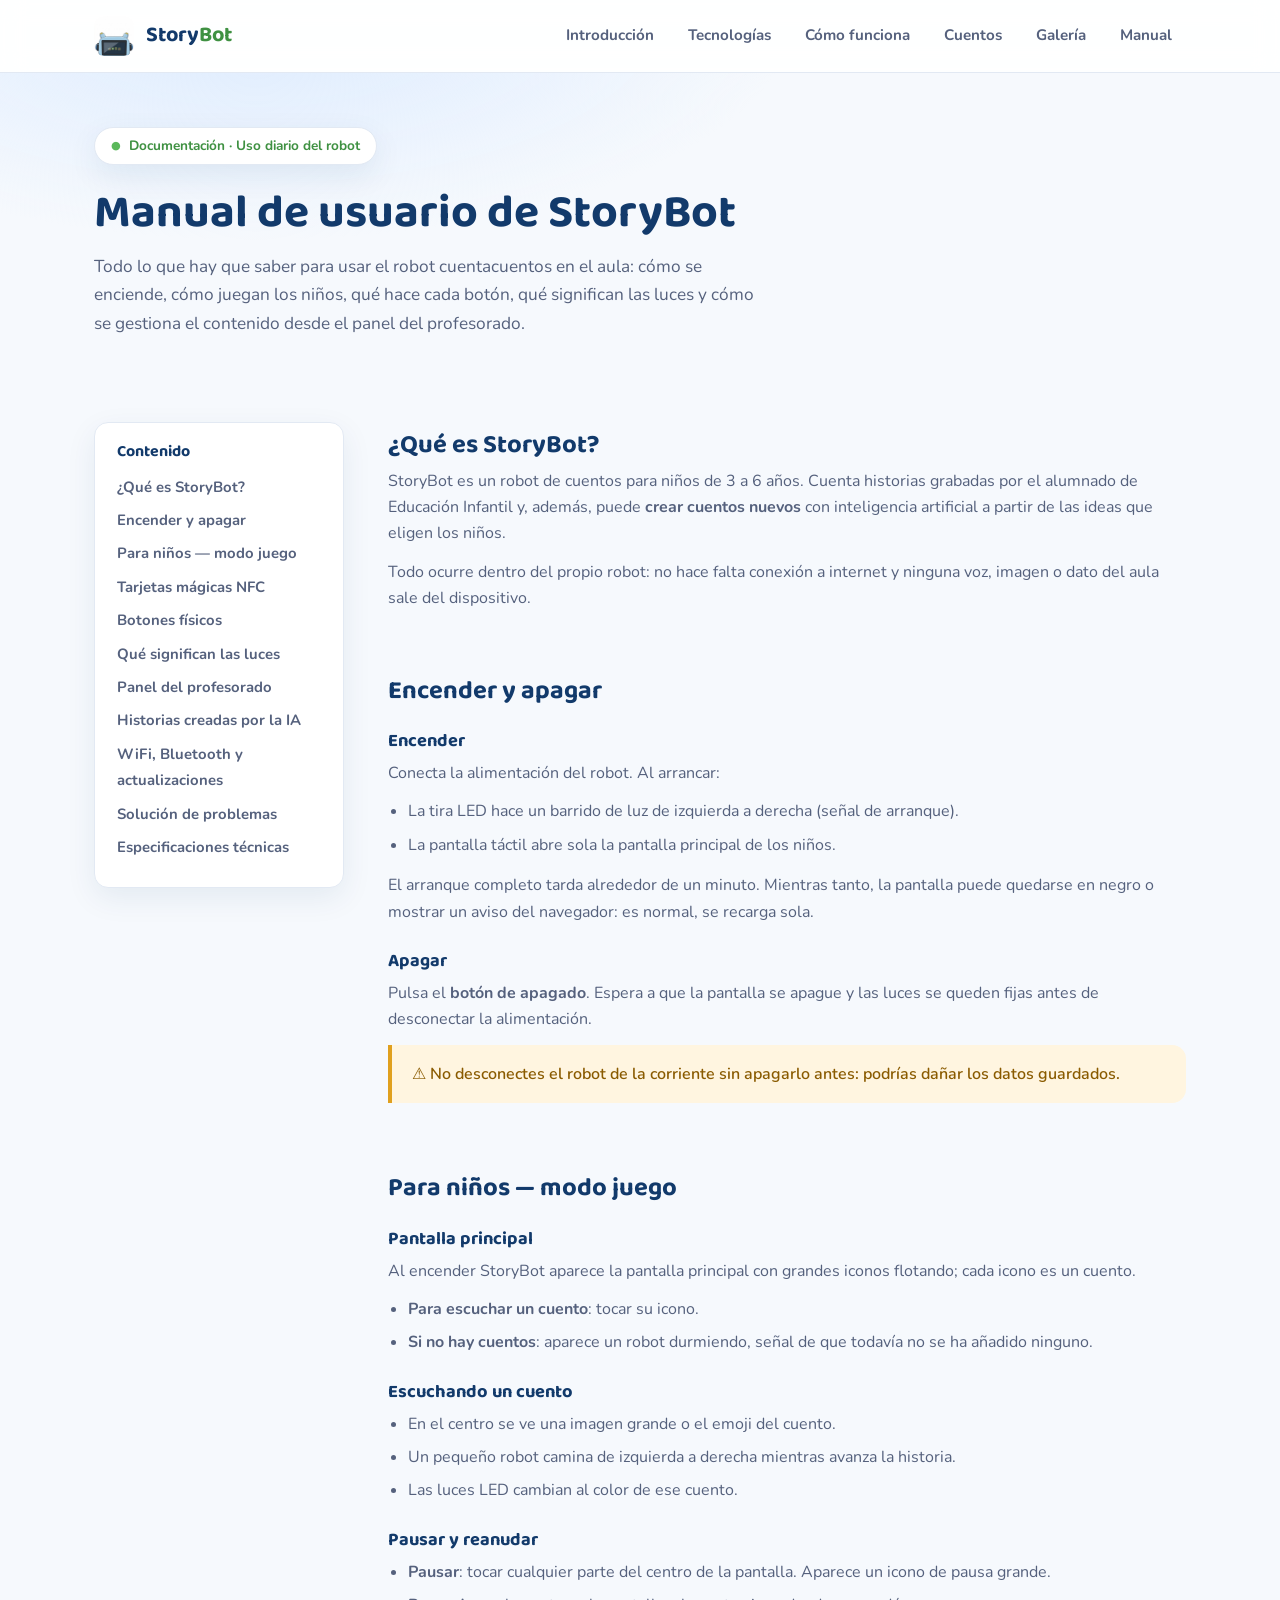
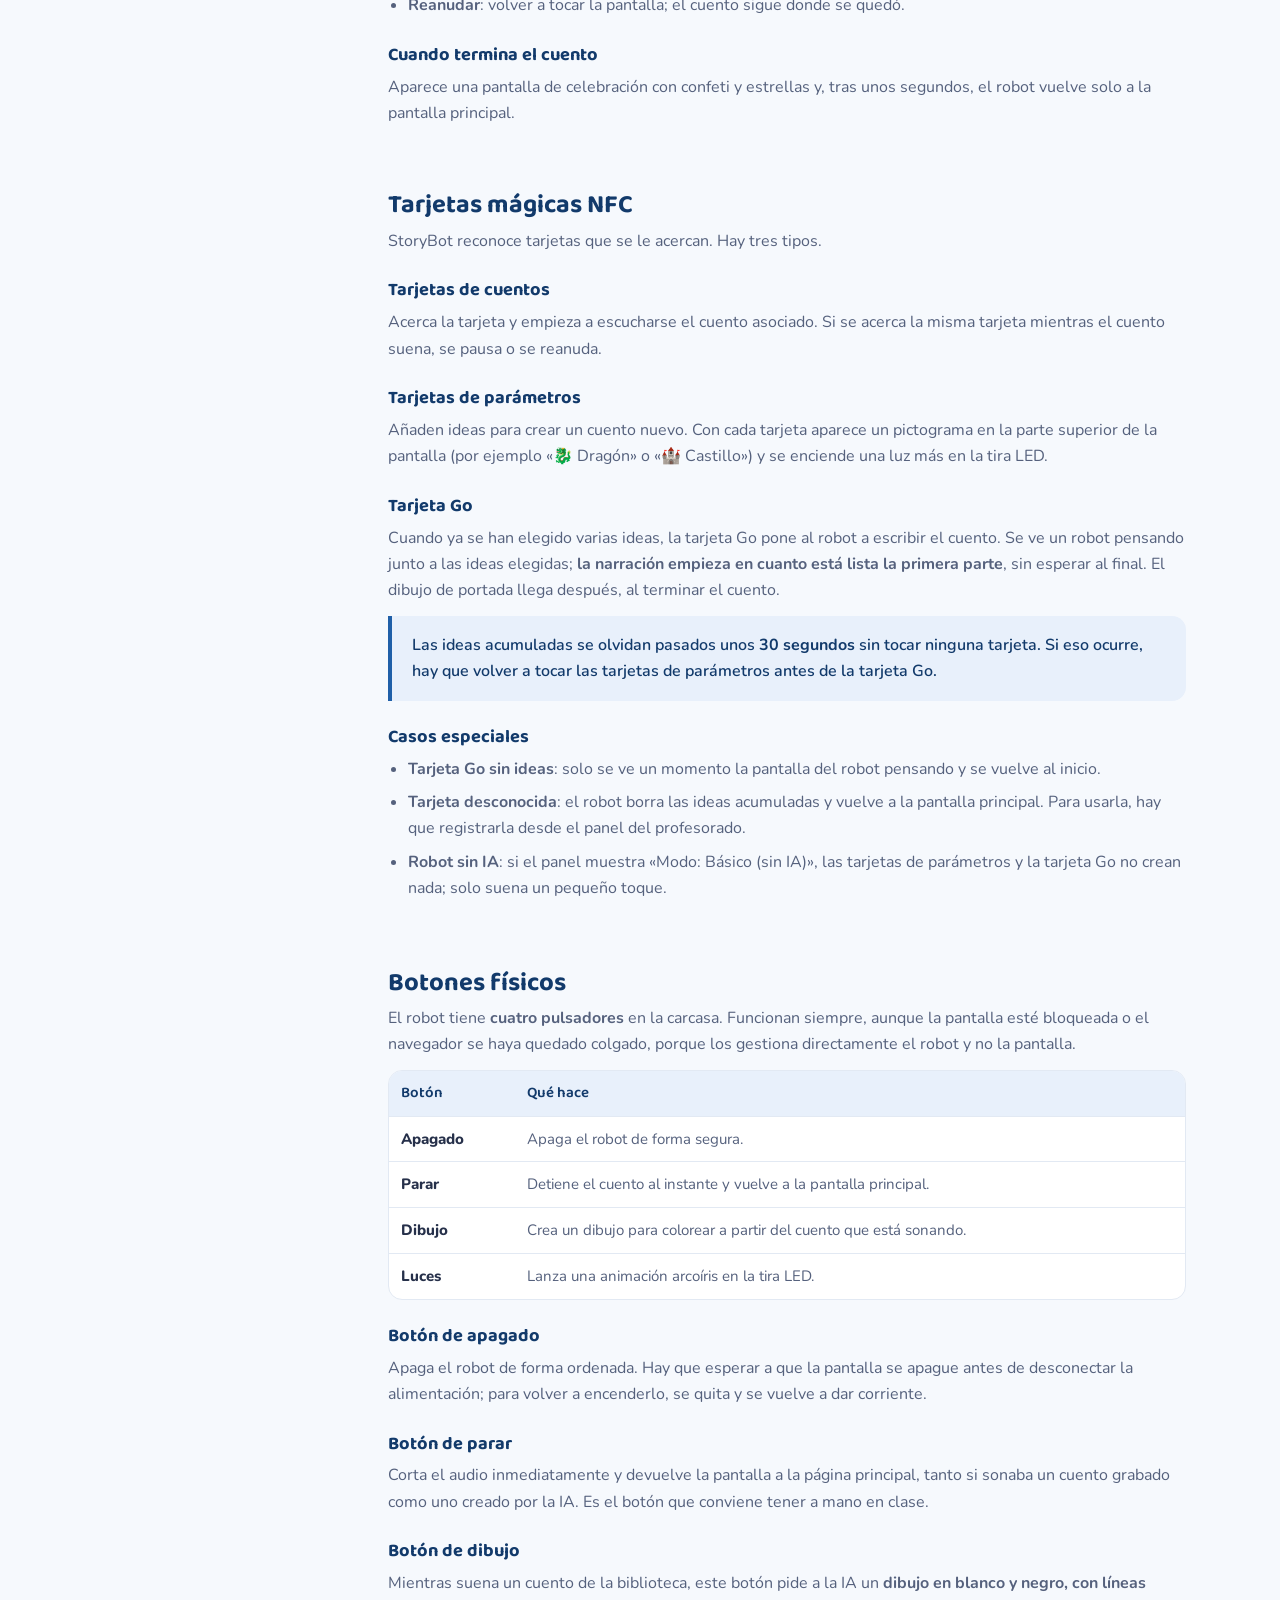
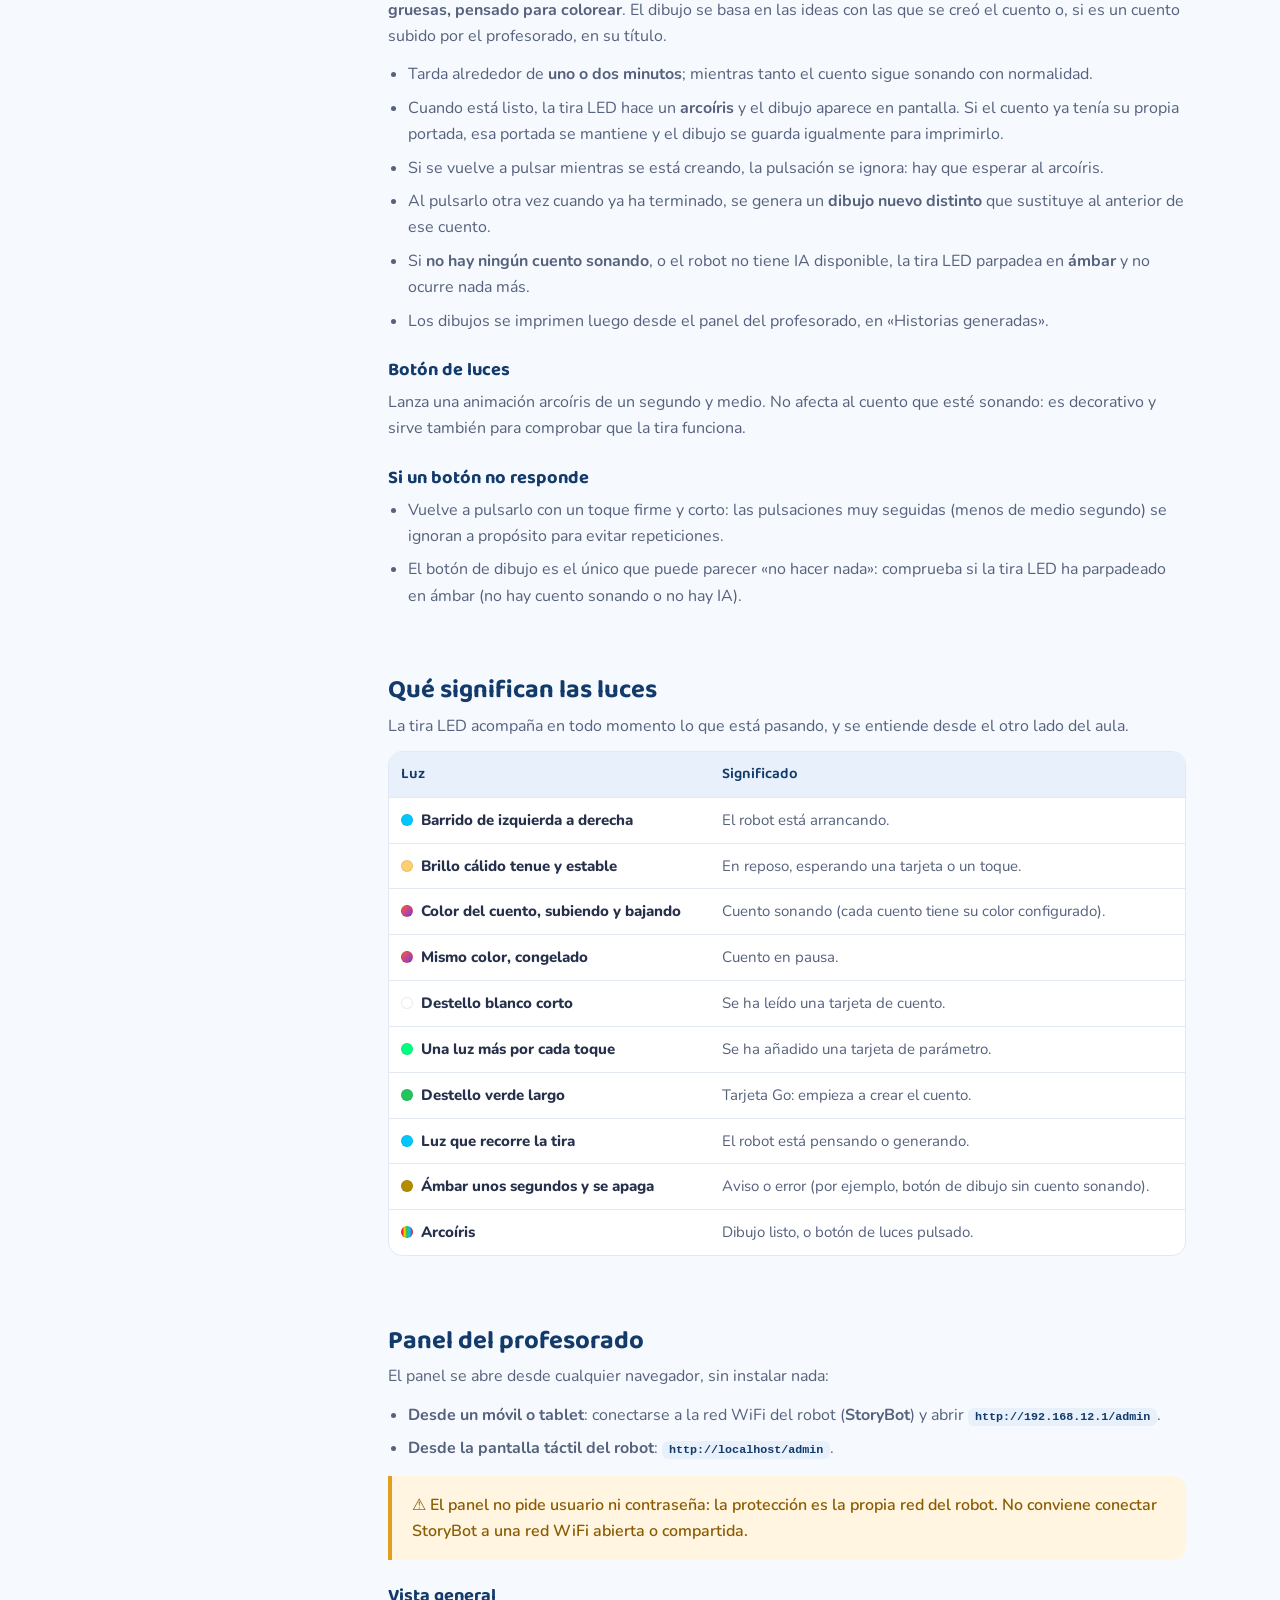
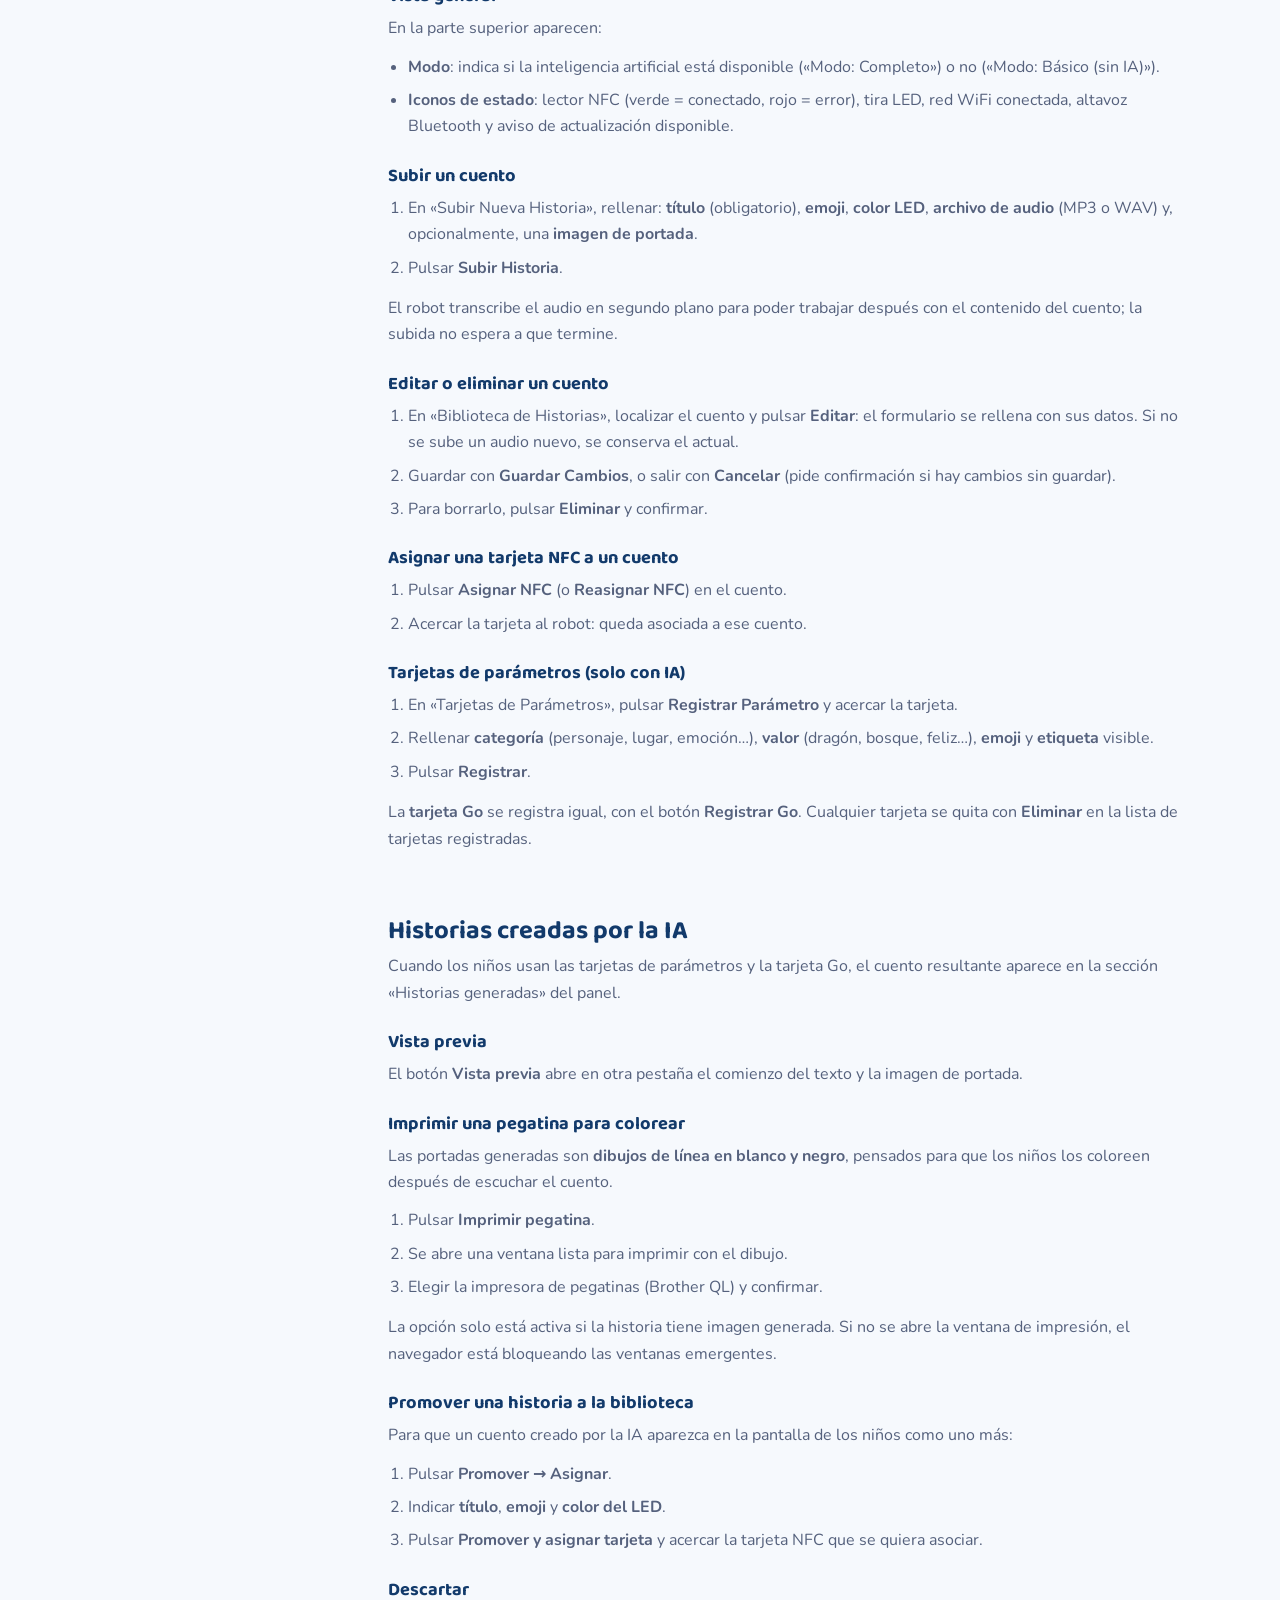
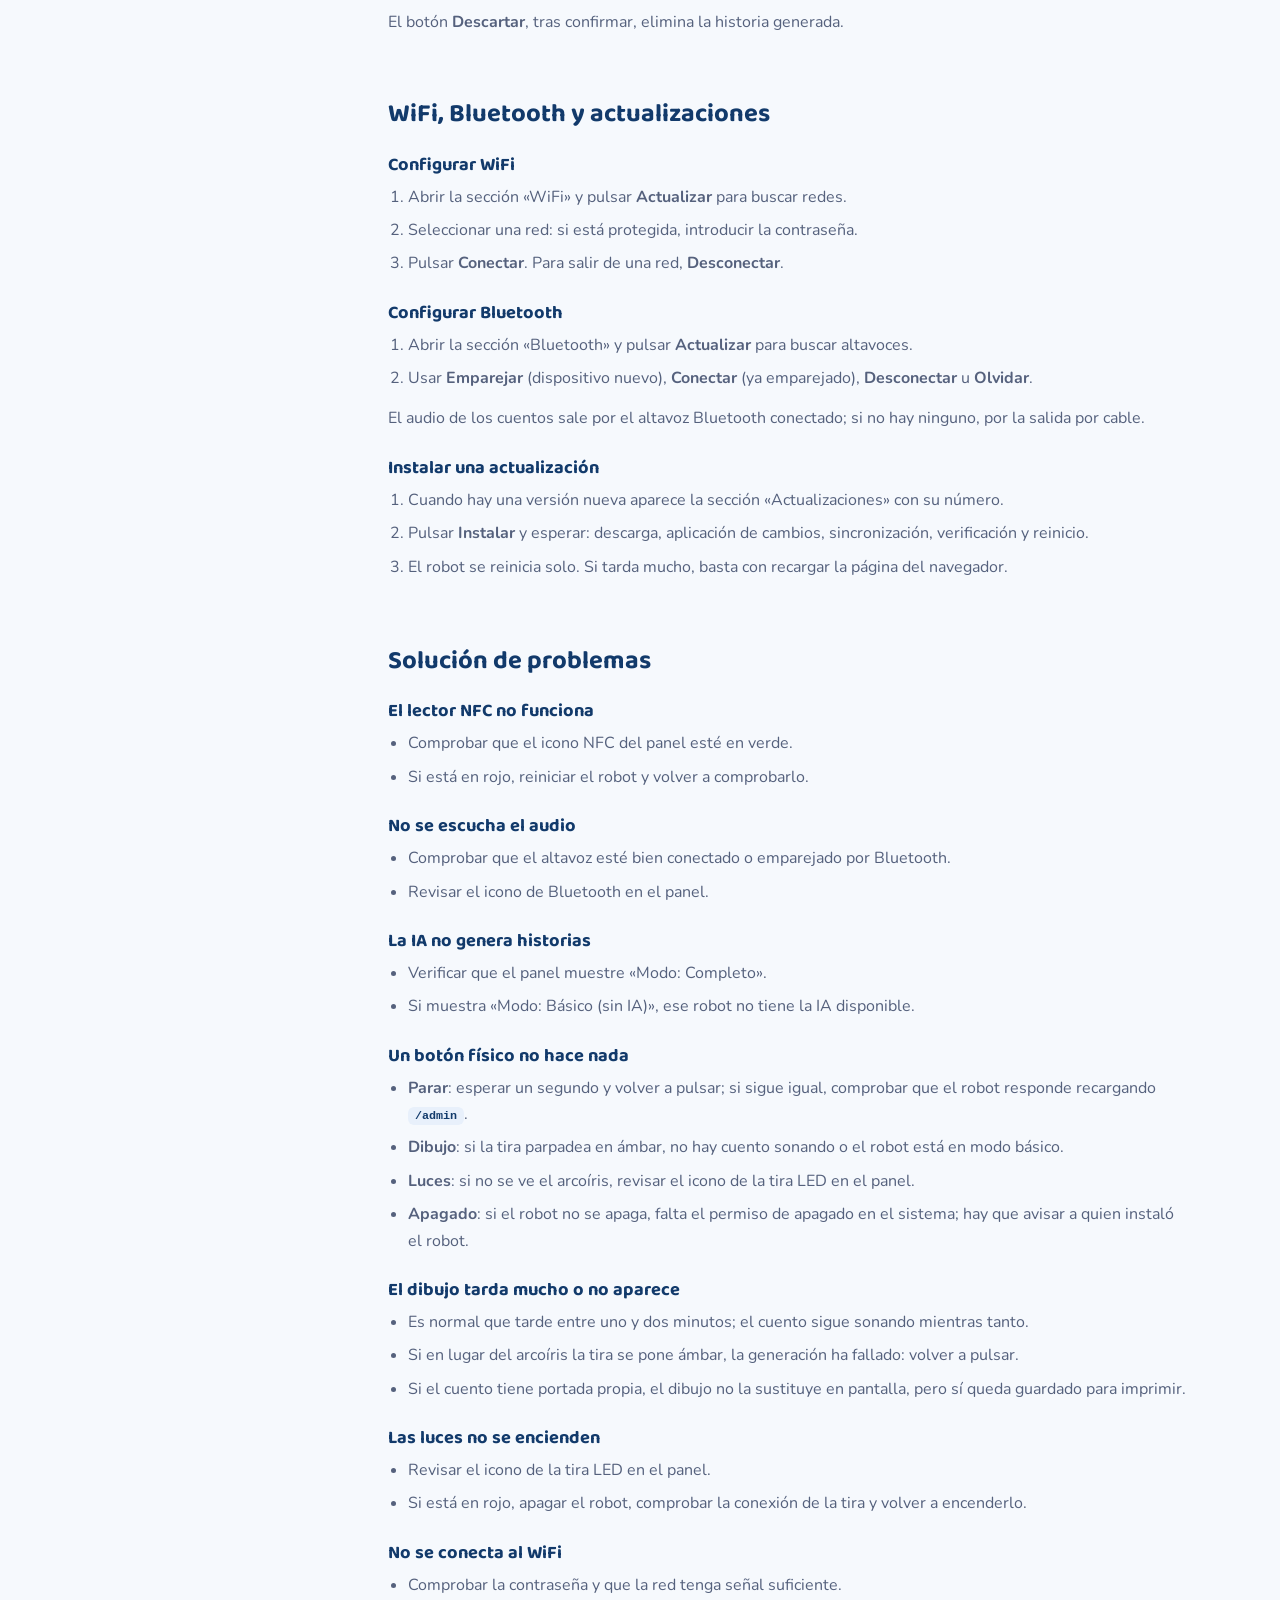
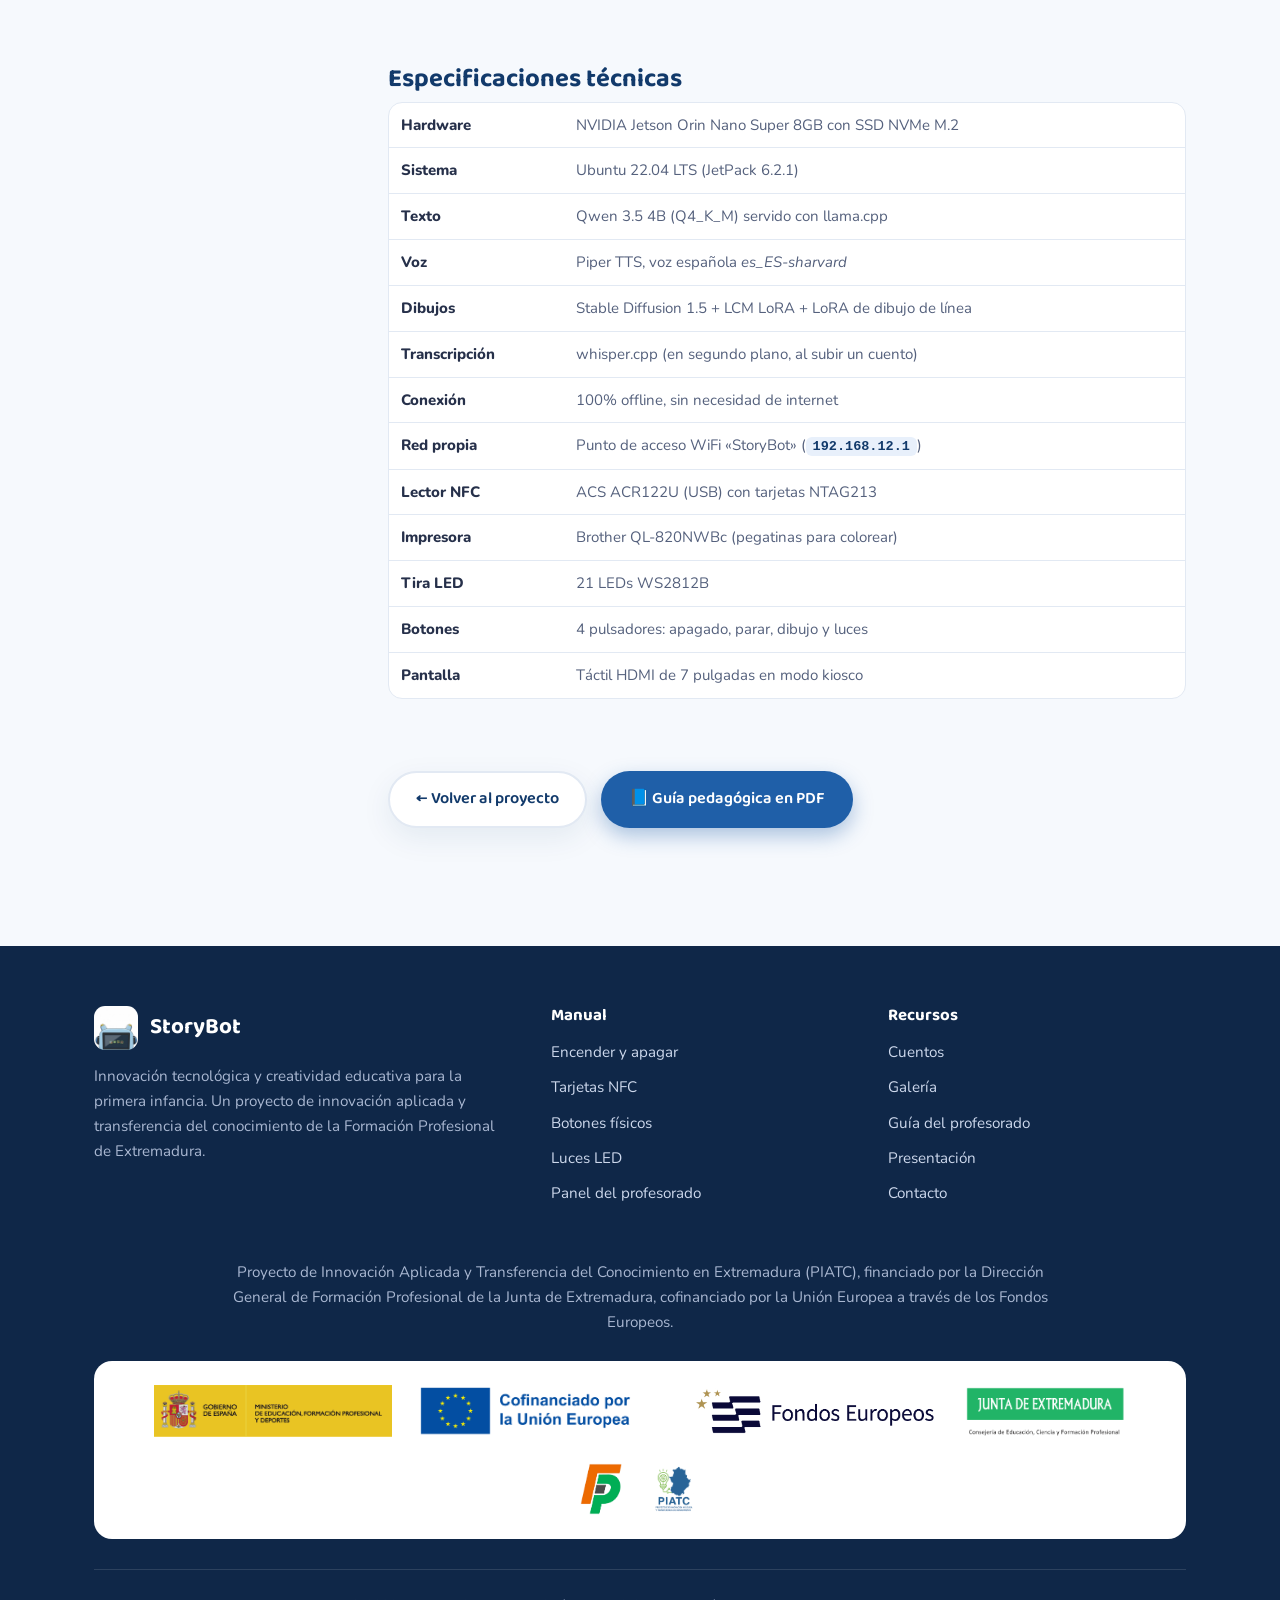
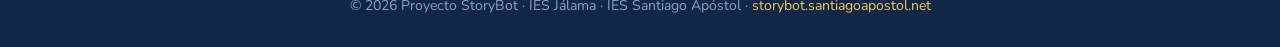
<file: sitioweb/manual.html>
<!DOCTYPE html>
<html lang="es">
<head>
  <meta charset="UTF-8">
  <meta name="viewport" content="width=device-width, initial-scale=1.0">
  <title>Manual de usuario · StoryBot</title>
  <meta name="description" content="Manual de usuario de StoryBot: encendido y apagado, tarjetas NFC, pulsadores físicos, significado de las luces LED, panel del profesorado y solución de problemas.">
  <meta name="theme-color" content="#1f5fa8">
  <link rel="canonical" href="https://storybot.santiagoapostol.net/manual.html">

  <!-- Open Graph -->
  <meta property="og:type" content="article">
  <meta property="og:title" content="Manual de usuario · StoryBot">
  <meta property="og:description" content="Cómo se usa el robot cuentacuentos StoryBot: tarjetas, botones, luces y panel del profesorado.">
  <meta property="og:url" content="https://storybot.santiagoapostol.net/manual.html">
  <meta property="og:image" content="https://storybot.santiagoapostol.net/img/og-image.jpg">
  <meta property="og:locale" content="es_ES">

  <link rel="icon" type="image/png" href="img/favicon.png">
  <link rel="apple-touch-icon" href="img/apple-touch-icon.png">

  <link rel="preconnect" href="https://fonts.googleapis.com">
  <link rel="preconnect" href="https://fonts.gstatic.com" crossorigin>
  <link href="https://fonts.googleapis.com/css2?family=Baloo+2:wght@500;600;700&family=Nunito:wght@400;600;700;800&display=swap" rel="stylesheet">
  <link rel="stylesheet" href="css/styles.css">
  <noscript><style>.reveal { opacity: 1; transform: none; }</style></noscript>
</head>
<body>

  <!-- ============ NAV ============ -->
  <header class="nav">
    <div class="wrap nav-inner">
      <a href="index.html#inicio" class="brand">
        <img src="img/favicon.png" alt="StoryBot">
        <span>Story<b>Bot</b></span>
      </a>
      <nav class="nav-links">
        <a href="index.html#introduccion">Introducción</a>
        <a href="index.html#tecnologias">Tecnologías</a>
        <a href="index.html#uso">Cómo funciona</a>
        <a href="index.html#cuentos">Cuentos</a>
        <a href="index.html#galeria">Galería</a>
        <a href="manual.html">Manual</a>
      </nav>
      <button class="nav-toggle" aria-label="Menú"><span></span><span></span><span></span></button>
    </div>
  </header>

  <!-- ============ CABECERA ============ -->
  <section class="doc-hero">
    <div class="wrap">
      <span class="hero-badge">Documentación · Uso diario del robot</span>
      <h1>Manual de usuario de StoryBot</h1>
      <p>Todo lo que hay que saber para usar el robot cuentacuentos en el aula: cómo se enciende, cómo juegan los niños, qué hace cada botón, qué significan las luces y cómo se gestiona el contenido desde el panel del profesorado.</p>
    </div>
  </section>

  <section style="padding-top:44px;">
    <div class="wrap doc-layout">

      <!-- ---------- ÍNDICE ---------- -->
      <aside class="doc-toc">
        <h2>Contenido</h2>
        <ul>
          <li><a href="#que-es">¿Qué es StoryBot?</a></li>
          <li><a href="#encender">Encender y apagar</a></li>
          <li><a href="#ninos">Para niños — modo juego</a></li>
          <li><a href="#tarjetas">Tarjetas mágicas NFC</a></li>
          <li><a href="#botones">Botones físicos</a></li>
          <li><a href="#luces">Qué significan las luces</a></li>
          <li><a href="#panel">Panel del profesorado</a></li>
          <li><a href="#generadas">Historias creadas por la IA</a></li>
          <li><a href="#red">WiFi, Bluetooth y actualizaciones</a></li>
          <li><a href="#problemas">Solución de problemas</a></li>
          <li><a href="#especificaciones">Especificaciones técnicas</a></li>
        </ul>
      </aside>

      <!-- ---------- CUERPO ---------- -->
      <div class="doc-body">

        <section id="que-es" class="reveal">
          <h2>¿Qué es StoryBot?</h2>
          <p>StoryBot es un robot de cuentos para niños de 3 a 6 años. Cuenta historias grabadas por el alumnado de Educación Infantil y, además, puede <b>crear cuentos nuevos</b> con inteligencia artificial a partir de las ideas que eligen los niños.</p>
          <p>Todo ocurre dentro del propio robot: no hace falta conexión a internet y ninguna voz, imagen o dato del aula sale del dispositivo.</p>
        </section>

        <section id="encender" class="reveal">
          <h2>Encender y apagar</h2>

          <h3>Encender</h3>
          <p>Conecta la alimentación del robot. Al arrancar:</p>
          <ul>
            <li>La tira LED hace un barrido de luz de izquierda a derecha (señal de arranque).</li>
            <li>La pantalla táctil abre sola la pantalla principal de los niños.</li>
          </ul>
          <p>El arranque completo tarda alrededor de un minuto. Mientras tanto, la pantalla puede quedarse en negro o mostrar un aviso del navegador: es normal, se recarga sola.</p>

          <h3>Apagar</h3>
          <p>Pulsa el <b>botón de apagado</b>. Espera a que la pantalla se apague y las luces se queden fijas antes de desconectar la alimentación.</p>
          <div class="callout warn">
            <p>⚠️ No desconectes el robot de la corriente sin apagarlo antes: podrías dañar los datos guardados.</p>
          </div>
        </section>

        <section id="ninos" class="reveal">
          <h2>Para niños — modo juego</h2>

          <h3>Pantalla principal</h3>
          <p>Al encender StoryBot aparece la pantalla principal con grandes iconos flotando; cada icono es un cuento.</p>
          <ul>
            <li><b>Para escuchar un cuento</b>: tocar su icono.</li>
            <li><b>Si no hay cuentos</b>: aparece un robot durmiendo, señal de que todavía no se ha añadido ninguno.</li>
          </ul>

          <h3>Escuchando un cuento</h3>
          <ul>
            <li>En el centro se ve una imagen grande o el emoji del cuento.</li>
            <li>Un pequeño robot camina de izquierda a derecha mientras avanza la historia.</li>
            <li>Las luces LED cambian al color de ese cuento.</li>
          </ul>

          <h3>Pausar y reanudar</h3>
          <ul>
            <li><b>Pausar</b>: tocar cualquier parte del centro de la pantalla. Aparece un icono de pausa grande.</li>
            <li><b>Reanudar</b>: volver a tocar la pantalla; el cuento sigue donde se quedó.</li>
          </ul>

          <h3>Cuando termina el cuento</h3>
          <p>Aparece una pantalla de celebración con confeti y estrellas y, tras unos segundos, el robot vuelve solo a la pantalla principal.</p>
        </section>

        <section id="tarjetas" class="reveal">
          <h2>Tarjetas mágicas NFC</h2>
          <p>StoryBot reconoce tarjetas que se le acercan. Hay tres tipos.</p>

          <h3>Tarjetas de cuentos</h3>
          <p>Acerca la tarjeta y empieza a escucharse el cuento asociado. Si se acerca la misma tarjeta mientras el cuento suena, se pausa o se reanuda.</p>

          <h3>Tarjetas de parámetros</h3>
          <p>Añaden ideas para crear un cuento nuevo. Con cada tarjeta aparece un pictograma en la parte superior de la pantalla (por ejemplo «🐉 Dragón» o «🏰 Castillo») y se enciende una luz más en la tira LED.</p>

          <h3>Tarjeta Go</h3>
          <p>Cuando ya se han elegido varias ideas, la tarjeta Go pone al robot a escribir el cuento. Se ve un robot pensando junto a las ideas elegidas; <b>la narración empieza en cuanto está lista la primera parte</b>, sin esperar al final. El dibujo de portada llega después, al terminar el cuento.</p>

          <div class="callout">
            <p>Las ideas acumuladas se olvidan pasados unos <b>30 segundos</b> sin tocar ninguna tarjeta. Si eso ocurre, hay que volver a tocar las tarjetas de parámetros antes de la tarjeta Go.</p>
          </div>

          <h3>Casos especiales</h3>
          <ul>
            <li><b>Tarjeta Go sin ideas</b>: solo se ve un momento la pantalla del robot pensando y se vuelve al inicio.</li>
            <li><b>Tarjeta desconocida</b>: el robot borra las ideas acumuladas y vuelve a la pantalla principal. Para usarla, hay que registrarla desde el panel del profesorado.</li>
            <li><b>Robot sin IA</b>: si el panel muestra «Modo: Básico (sin IA)», las tarjetas de parámetros y la tarjeta Go no crean nada; solo suena un pequeño toque.</li>
          </ul>
        </section>

        <section id="botones" class="reveal">
          <h2>Botones físicos</h2>
          <p>El robot tiene <b>cuatro pulsadores</b> en la carcasa. Funcionan siempre, aunque la pantalla esté bloqueada o el navegador se haya quedado colgado, porque los gestiona directamente el robot y no la pantalla.</p>

          <div class="table-scroll">
            <table class="data-table">
              <thead><tr><th>Botón</th><th>Qué hace</th></tr></thead>
              <tbody>
                <tr><td>Apagado</td><td>Apaga el robot de forma segura.</td></tr>
                <tr><td>Parar</td><td>Detiene el cuento al instante y vuelve a la pantalla principal.</td></tr>
                <tr><td>Dibujo</td><td>Crea un dibujo para colorear a partir del cuento que está sonando.</td></tr>
                <tr><td>Luces</td><td>Lanza una animación arcoíris en la tira LED.</td></tr>
              </tbody>
            </table>
          </div>

          <h3>Botón de apagado</h3>
          <p>Apaga el robot de forma ordenada. Hay que esperar a que la pantalla se apague antes de desconectar la alimentación; para volver a encenderlo, se quita y se vuelve a dar corriente.</p>

          <h3>Botón de parar</h3>
          <p>Corta el audio inmediatamente y devuelve la pantalla a la página principal, tanto si sonaba un cuento grabado como uno creado por la IA. Es el botón que conviene tener a mano en clase.</p>

          <h3>Botón de dibujo</h3>
          <p>Mientras suena un cuento de la biblioteca, este botón pide a la IA un <b>dibujo en blanco y negro, con líneas gruesas, pensado para colorear</b>. El dibujo se basa en las ideas con las que se creó el cuento o, si es un cuento subido por el profesorado, en su título.</p>
          <ul>
            <li>Tarda alrededor de <b>uno o dos minutos</b>; mientras tanto el cuento sigue sonando con normalidad.</li>
            <li>Cuando está listo, la tira LED hace un <b>arcoíris</b> y el dibujo aparece en pantalla. Si el cuento ya tenía su propia portada, esa portada se mantiene y el dibujo se guarda igualmente para imprimirlo.</li>
            <li>Si se vuelve a pulsar mientras se está creando, la pulsación se ignora: hay que esperar al arcoíris.</li>
            <li>Al pulsarlo otra vez cuando ya ha terminado, se genera un <b>dibujo nuevo distinto</b> que sustituye al anterior de ese cuento.</li>
            <li>Si <b>no hay ningún cuento sonando</b>, o el robot no tiene IA disponible, la tira LED parpadea en <b>ámbar</b> y no ocurre nada más.</li>
            <li>Los dibujos se imprimen luego desde el panel del profesorado, en «Historias generadas».</li>
          </ul>

          <h3>Botón de luces</h3>
          <p>Lanza una animación arcoíris de un segundo y medio. No afecta al cuento que esté sonando: es decorativo y sirve también para comprobar que la tira funciona.</p>

          <h3>Si un botón no responde</h3>
          <ul>
            <li>Vuelve a pulsarlo con un toque firme y corto: las pulsaciones muy seguidas (menos de medio segundo) se ignoran a propósito para evitar repeticiones.</li>
            <li>El botón de dibujo es el único que puede parecer «no hacer nada»: comprueba si la tira LED ha parpadeado en ámbar (no hay cuento sonando o no hay IA).</li>
          </ul>
        </section>

        <section id="luces" class="reveal">
          <h2>Qué significan las luces</h2>
          <p>La tira LED acompaña en todo momento lo que está pasando, y se entiende desde el otro lado del aula.</p>
          <div class="table-scroll">
            <table class="data-table">
              <thead><tr><th>Luz</th><th>Significado</th></tr></thead>
              <tbody>
                <tr><td><span class="led-dot led-cyan"></span>Barrido de izquierda a derecha</td><td>El robot está arrancando.</td></tr>
                <tr><td><span class="led-dot led-warm"></span>Brillo cálido tenue y estable</td><td>En reposo, esperando una tarjeta o un toque.</td></tr>
                <tr><td><span class="led-dot led-story"></span>Color del cuento, subiendo y bajando</td><td>Cuento sonando (cada cuento tiene su color configurado).</td></tr>
                <tr><td><span class="led-dot led-story"></span>Mismo color, congelado</td><td>Cuento en pausa.</td></tr>
                <tr><td><span class="led-dot led-white"></span>Destello blanco corto</td><td>Se ha leído una tarjeta de cuento.</td></tr>
                <tr><td><span class="led-dot led-teal"></span>Una luz más por cada toque</td><td>Se ha añadido una tarjeta de parámetro.</td></tr>
                <tr><td><span class="led-dot led-green"></span>Destello verde largo</td><td>Tarjeta Go: empieza a crear el cuento.</td></tr>
                <tr><td><span class="led-dot led-cyan"></span>Luz que recorre la tira</td><td>El robot está pensando o generando.</td></tr>
                <tr><td><span class="led-dot led-amber"></span>Ámbar unos segundos y se apaga</td><td>Aviso o error (por ejemplo, botón de dibujo sin cuento sonando).</td></tr>
                <tr><td><span class="led-dot led-rainbow"></span>Arcoíris</td><td>Dibujo listo, o botón de luces pulsado.</td></tr>
              </tbody>
            </table>
          </div>
        </section>

        <section id="panel" class="reveal">
          <h2>Panel del profesorado</h2>
          <p>El panel se abre desde cualquier navegador, sin instalar nada:</p>
          <ul>
            <li><b>Desde un móvil o tablet</b>: conectarse a la red WiFi del robot (<b>StoryBot</b>) y abrir <code>http://192.168.12.1/admin</code>.</li>
            <li><b>Desde la pantalla táctil del robot</b>: <code>http://localhost/admin</code>.</li>
          </ul>
          <div class="callout warn">
            <p>⚠️ El panel no pide usuario ni contraseña: la protección es la propia red del robot. No conviene conectar StoryBot a una red WiFi abierta o compartida.</p>
          </div>

          <h3>Vista general</h3>
          <p>En la parte superior aparecen:</p>
          <ul>
            <li><b>Modo</b>: indica si la inteligencia artificial está disponible («Modo: Completo») o no («Modo: Básico (sin IA)»).</li>
            <li><b>Iconos de estado</b>: lector NFC (verde = conectado, rojo = error), tira LED, red WiFi conectada, altavoz Bluetooth y aviso de actualización disponible.</li>
          </ul>

          <h3>Subir un cuento</h3>
          <ol>
            <li>En «Subir Nueva Historia», rellenar: <b>título</b> (obligatorio), <b>emoji</b>, <b>color LED</b>, <b>archivo de audio</b> (MP3 o WAV) y, opcionalmente, una <b>imagen de portada</b>.</li>
            <li>Pulsar <b>Subir Historia</b>.</li>
          </ol>
          <p>El robot transcribe el audio en segundo plano para poder trabajar después con el contenido del cuento; la subida no espera a que termine.</p>

          <h3>Editar o eliminar un cuento</h3>
          <ol>
            <li>En «Biblioteca de Historias», localizar el cuento y pulsar <b>Editar</b>: el formulario se rellena con sus datos. Si no se sube un audio nuevo, se conserva el actual.</li>
            <li>Guardar con <b>Guardar Cambios</b>, o salir con <b>Cancelar</b> (pide confirmación si hay cambios sin guardar).</li>
            <li>Para borrarlo, pulsar <b>Eliminar</b> y confirmar.</li>
          </ol>

          <h3>Asignar una tarjeta NFC a un cuento</h3>
          <ol>
            <li>Pulsar <b>Asignar NFC</b> (o <b>Reasignar NFC</b>) en el cuento.</li>
            <li>Acercar la tarjeta al robot: queda asociada a ese cuento.</li>
          </ol>

          <h3>Tarjetas de parámetros (solo con IA)</h3>
          <ol>
            <li>En «Tarjetas de Parámetros», pulsar <b>Registrar Parámetro</b> y acercar la tarjeta.</li>
            <li>Rellenar <b>categoría</b> (personaje, lugar, emoción…), <b>valor</b> (dragón, bosque, feliz…), <b>emoji</b> y <b>etiqueta</b> visible.</li>
            <li>Pulsar <b>Registrar</b>.</li>
          </ol>
          <p>La <b>tarjeta Go</b> se registra igual, con el botón <b>Registrar Go</b>. Cualquier tarjeta se quita con <b>Eliminar</b> en la lista de tarjetas registradas.</p>
        </section>

        <section id="generadas" class="reveal">
          <h2>Historias creadas por la IA</h2>
          <p>Cuando los niños usan las tarjetas de parámetros y la tarjeta Go, el cuento resultante aparece en la sección «Historias generadas» del panel.</p>

          <h3>Vista previa</h3>
          <p>El botón <b>Vista previa</b> abre en otra pestaña el comienzo del texto y la imagen de portada.</p>

          <h3>Imprimir una pegatina para colorear</h3>
          <p>Las portadas generadas son <b>dibujos de línea en blanco y negro</b>, pensados para que los niños los coloreen después de escuchar el cuento.</p>
          <ol>
            <li>Pulsar <b>Imprimir pegatina</b>.</li>
            <li>Se abre una ventana lista para imprimir con el dibujo.</li>
            <li>Elegir la impresora de pegatinas (Brother QL) y confirmar.</li>
          </ol>
          <p>La opción solo está activa si la historia tiene imagen generada. Si no se abre la ventana de impresión, el navegador está bloqueando las ventanas emergentes.</p>

          <h3>Promover una historia a la biblioteca</h3>
          <p>Para que un cuento creado por la IA aparezca en la pantalla de los niños como uno más:</p>
          <ol>
            <li>Pulsar <b>Promover → Asignar</b>.</li>
            <li>Indicar <b>título</b>, <b>emoji</b> y <b>color del LED</b>.</li>
            <li>Pulsar <b>Promover y asignar tarjeta</b> y acercar la tarjeta NFC que se quiera asociar.</li>
          </ol>

          <h3>Descartar</h3>
          <p>El botón <b>Descartar</b>, tras confirmar, elimina la historia generada.</p>
        </section>

        <section id="red" class="reveal">
          <h2>WiFi, Bluetooth y actualizaciones</h2>

          <h3>Configurar WiFi</h3>
          <ol>
            <li>Abrir la sección «WiFi» y pulsar <b>Actualizar</b> para buscar redes.</li>
            <li>Seleccionar una red: si está protegida, introducir la contraseña.</li>
            <li>Pulsar <b>Conectar</b>. Para salir de una red, <b>Desconectar</b>.</li>
          </ol>

          <h3>Configurar Bluetooth</h3>
          <ol>
            <li>Abrir la sección «Bluetooth» y pulsar <b>Actualizar</b> para buscar altavoces.</li>
            <li>Usar <b>Emparejar</b> (dispositivo nuevo), <b>Conectar</b> (ya emparejado), <b>Desconectar</b> u <b>Olvidar</b>.</li>
          </ol>
          <p>El audio de los cuentos sale por el altavoz Bluetooth conectado; si no hay ninguno, por la salida por cable.</p>

          <h3>Instalar una actualización</h3>
          <ol>
            <li>Cuando hay una versión nueva aparece la sección «Actualizaciones» con su número.</li>
            <li>Pulsar <b>Instalar</b> y esperar: descarga, aplicación de cambios, sincronización, verificación y reinicio.</li>
            <li>El robot se reinicia solo. Si tarda mucho, basta con recargar la página del navegador.</li>
          </ol>
        </section>

        <section id="problemas" class="reveal">
          <h2>Solución de problemas</h2>

          <h3>El lector NFC no funciona</h3>
          <ul>
            <li>Comprobar que el icono NFC del panel esté en verde.</li>
            <li>Si está en rojo, reiniciar el robot y volver a comprobarlo.</li>
          </ul>

          <h3>No se escucha el audio</h3>
          <ul>
            <li>Comprobar que el altavoz esté bien conectado o emparejado por Bluetooth.</li>
            <li>Revisar el icono de Bluetooth en el panel.</li>
          </ul>

          <h3>La IA no genera historias</h3>
          <ul>
            <li>Verificar que el panel muestre «Modo: Completo».</li>
            <li>Si muestra «Modo: Básico (sin IA)», ese robot no tiene la IA disponible.</li>
          </ul>

          <h3>Un botón físico no hace nada</h3>
          <ul>
            <li><b>Parar</b>: esperar un segundo y volver a pulsar; si sigue igual, comprobar que el robot responde recargando <code>/admin</code>.</li>
            <li><b>Dibujo</b>: si la tira parpadea en ámbar, no hay cuento sonando o el robot está en modo básico.</li>
            <li><b>Luces</b>: si no se ve el arcoíris, revisar el icono de la tira LED en el panel.</li>
            <li><b>Apagado</b>: si el robot no se apaga, falta el permiso de apagado en el sistema; hay que avisar a quien instaló el robot.</li>
          </ul>

          <h3>El dibujo tarda mucho o no aparece</h3>
          <ul>
            <li>Es normal que tarde entre uno y dos minutos; el cuento sigue sonando mientras tanto.</li>
            <li>Si en lugar del arcoíris la tira se pone ámbar, la generación ha fallado: volver a pulsar.</li>
            <li>Si el cuento tiene portada propia, el dibujo no la sustituye en pantalla, pero sí queda guardado para imprimir.</li>
          </ul>

          <h3>Las luces no se encienden</h3>
          <ul>
            <li>Revisar el icono de la tira LED en el panel.</li>
            <li>Si está en rojo, apagar el robot, comprobar la conexión de la tira y volver a encenderlo.</li>
          </ul>

          <h3>No se conecta al WiFi</h3>
          <ul>
            <li>Comprobar la contraseña y que la red tenga señal suficiente.</li>
          </ul>
        </section>

        <section id="especificaciones" class="reveal">
          <h2>Especificaciones técnicas</h2>
          <div class="table-scroll">
            <table class="data-table">
              <tbody>
                <tr><td>Hardware</td><td>NVIDIA Jetson Orin Nano Super 8GB con SSD NVMe M.2</td></tr>
                <tr><td>Sistema</td><td>Ubuntu 22.04 LTS (JetPack 6.2.1)</td></tr>
                <tr><td>Texto</td><td>Qwen 3.5 4B (Q4_K_M) servido con llama.cpp</td></tr>
                <tr><td>Voz</td><td>Piper TTS, voz española <i>es_ES-sharvard</i></td></tr>
                <tr><td>Dibujos</td><td>Stable Diffusion 1.5 + LCM LoRA + LoRA de dibujo de línea</td></tr>
                <tr><td>Transcripción</td><td>whisper.cpp (en segundo plano, al subir un cuento)</td></tr>
                <tr><td>Conexión</td><td>100% offline, sin necesidad de internet</td></tr>
                <tr><td>Red propia</td><td>Punto de acceso WiFi «StoryBot» (<code>192.168.12.1</code>)</td></tr>
                <tr><td>Lector NFC</td><td>ACS ACR122U (USB) con tarjetas NTAG213</td></tr>
                <tr><td>Impresora</td><td>Brother QL-820NWBc (pegatinas para colorear)</td></tr>
                <tr><td>Tira LED</td><td>21 LEDs WS2812B</td></tr>
                <tr><td>Botones</td><td>4 pulsadores: apagado, parar, dibujo y luces</td></tr>
                <tr><td>Pantalla</td><td>Táctil HDMI de 7 pulgadas en modo kiosco</td></tr>
              </tbody>
            </table>
          </div>
        </section>

        <div class="hero-cta" style="margin-top:10px;">
          <a href="index.html#uso" class="btn btn-ghost">← Volver al proyecto</a>
          <a href="manuales/guia-profesoras.pdf" class="btn btn-primary" target="_blank" rel="noopener">📘 Guía pedagógica en PDF</a>
        </div>

      </div>
    </div>
  </section>

  <!-- ============ FOOTER ============ -->
  <footer class="footer">
    <div class="wrap">
      <div class="footer-top">
        <div>
          <div class="fbrand"><img src="img/favicon.png" alt="StoryBot"><b>StoryBot</b></div>
          <p>Innovación tecnológica y creatividad educativa para la primera infancia. Un proyecto de innovación aplicada y transferencia del conocimiento de la Formación Profesional de Extremadura.</p>
        </div>
        <div>
          <h4>Manual</h4>
          <ul>
            <li><a href="#encender">Encender y apagar</a></li>
            <li><a href="#tarjetas">Tarjetas NFC</a></li>
            <li><a href="#botones">Botones físicos</a></li>
            <li><a href="#luces">Luces LED</a></li>
            <li><a href="#panel">Panel del profesorado</a></li>
          </ul>
        </div>
        <div>
          <h4>Recursos</h4>
          <ul>
            <li><a href="index.html#cuentos">Cuentos</a></li>
            <li><a href="index.html#galeria">Galería</a></li>
            <li><a href="manuales/guia-profesoras.pdf" target="_blank" rel="noopener">Guía del profesorado</a></li>
            <li><a href="manuales/presentacion-storybot.pdf" target="_blank" rel="noopener">Presentación</a></li>
            <li><a href="mailto:jredrejo@santiagoapostol.net">Contacto</a></li>
          </ul>
        </div>
      </div>

      <p class="funding-note">Proyecto de Innovación Aplicada y Transferencia del Conocimiento en Extremadura (PIATC), financiado por la Dirección General de Formación Profesional de la Junta de Extremadura, cofinanciado por la Unión Europea a través de los Fondos Europeos.</p>

      <div class="logos-container logos-footer">
        <img src="logos/gobierno.png" alt="Gobierno de España">
        <img src="logos/cofinanciado_ue.png" alt="Cofinanciado por la Unión Europea">
        <img src="logos/fondos_europeos.png" alt="Fondos Europeos">
        <img src="logos/junta_de_extremadura.png" alt="Junta de Extremadura">
        <img src="logos/fp.png" alt="Formación Profesional">
        <img src="logos/piatc.png" alt="PIATC">
      </div>

      <div class="footer-bottom">
        © 2026 Proyecto StoryBot · IES Jálama · IES Santiago Apóstol · <a href="https://storybot.santiagoapostol.net/">storybot.santiagoapostol.net</a>
      </div>
    </div>
  </footer>

  <script src="js/main.js"></script>
</body>
</html>
</file>
<file: sitioweb/css/styles.css>
/* ===================================================================
   StoryBot — Landing page
   Proyecto de Innovación Aplicada y Transferencia del Conocimiento
   =================================================================== */

:root {
  --blue:        #1f5fa8;
  --blue-deep:   #123a6b;
  --blue-soft:   #e8f0fb;
  --green:       #5bb85b;
  --green-deep:  #3f9142;
  --yellow:      #ffc94d;
  --ink:         #26304a;
  --ink-soft:    #55617d;
  --bg:          #f6f9fd;
  --bg-alt:      #ffffff;
  --card:        #ffffff;
  --border:      #e2e9f3;
  --shadow:      0 10px 30px rgba(18, 58, 107, .08);
  --shadow-lg:   0 20px 55px rgba(18, 58, 107, .16);
  --radius:      20px;
  --radius-sm:   14px;
  --max:         1140px;
  --font-head:   'Baloo 2', system-ui, sans-serif;
  --font-body:   'Nunito', system-ui, sans-serif;
}

* { box-sizing: border-box; margin: 0; padding: 0; }

html { scroll-behavior: smooth; scroll-padding-top: 84px; }

body {
  font-family: var(--font-body);
  color: var(--ink);
  background: var(--bg);
  line-height: 1.65;
  -webkit-font-smoothing: antialiased;
}

img { max-width: 100%; display: block; }

a { color: var(--blue); text-decoration: none; }

h1, h2, h3, h4 { font-family: var(--font-head); line-height: 1.15; color: var(--blue-deep); font-weight: 700; }

.wrap { max-width: var(--max); margin: 0 auto; padding: 0 24px; }

section { padding: 84px 0; }

.section-head { text-align: center; max-width: 720px; margin: 0 auto 52px; }
.section-head .eyebrow {
  display: inline-block; font-family: var(--font-head); font-weight: 600;
  color: var(--green-deep); letter-spacing: .08em; text-transform: uppercase;
  font-size: .82rem; margin-bottom: 10px;
}
.section-head h2 { font-size: clamp(1.8rem, 4vw, 2.6rem); margin-bottom: 14px; }
.section-head p { color: var(--ink-soft); font-size: 1.08rem; }

/* ---------- Navbar ---------- */
.nav {
  position: sticky; top: 0; z-index: 100;
  background: rgba(255,255,255,.9);
  backdrop-filter: blur(12px);
  border-bottom: 1px solid var(--border);
}
.nav-inner { display: flex; align-items: center; justify-content: space-between; height: 72px; }
.brand { display: flex; align-items: center; gap: 12px; font-family: var(--font-head); font-weight: 700; font-size: 1.35rem; color: var(--blue-deep); }
.brand img { width: 40px; height: 40px; border-radius: 10px; }
.brand span b { color: var(--green-deep); }
.nav-links { display: flex; gap: 6px; align-items: center; }
.nav-links a {
  font-weight: 700; color: var(--ink-soft); padding: 8px 14px; border-radius: 999px;
  font-size: .95rem; transition: all .2s;
}
.nav-links a:hover { color: var(--blue-deep); background: var(--blue-soft); }
.nav-toggle { display: none; background: none; border: 0; cursor: pointer; padding: 8px; }
.nav-toggle span { display: block; width: 26px; height: 3px; background: var(--blue-deep); border-radius: 3px; margin: 5px 0; transition: .3s; }

/* ---------- Hero ---------- */
.hero {
  position: relative; overflow: hidden;
  background:
    radial-gradient(1100px 500px at 15% -10%, #dcebff 0%, transparent 60%),
    radial-gradient(900px 500px at 100% 0%, #e6f7e6 0%, transparent 55%),
    var(--bg);
  padding: 72px 0 88px;
}
.hero-grid { display: grid; grid-template-columns: 1.05fr .95fr; gap: 48px; align-items: center; }
.hero-badge {
  display: inline-flex; align-items: center; gap: 8px; background: #fff;
  border: 1px solid var(--border); border-radius: 999px; padding: 7px 16px;
  font-weight: 700; font-size: .85rem; color: var(--green-deep); box-shadow: var(--shadow);
  margin-bottom: 22px;
}
.hero-badge::before { content: "●"; color: var(--green); font-size: .7rem; }
.hero h1 { font-size: clamp(2.3rem, 5.5vw, 3.7rem); margin-bottom: 18px; }
.hero h1 em { color: var(--green-deep); font-style: normal; }
.hero .lead { font-size: 1.18rem; color: var(--ink-soft); max-width: 540px; margin-bottom: 30px; }
.hero-cta { display: flex; gap: 14px; flex-wrap: wrap; margin-bottom: 34px; }

.btn {
  display: inline-flex; align-items: center; gap: 9px; font-family: var(--font-head);
  font-weight: 600; padding: 13px 26px; border-radius: 999px; font-size: 1.02rem;
  cursor: pointer; border: 2px solid transparent; transition: transform .15s, box-shadow .2s;
}
.btn:hover { transform: translateY(-2px); }
.btn-primary { background: var(--blue); color: #fff; box-shadow: 0 8px 20px rgba(31,95,168,.35); }
.btn-primary:hover { background: var(--blue-deep); }
.btn-ghost { background: #fff; color: var(--blue-deep); border-color: var(--border); box-shadow: var(--shadow); }
.btn-ghost:hover { border-color: var(--blue); }

.hero-stats { display: flex; gap: 28px; flex-wrap: wrap; }
.hero-stats .stat b { font-family: var(--font-head); font-size: 2rem; color: var(--blue-deep); display: block; line-height: 1; }
.hero-stats .stat span { font-size: .9rem; color: var(--ink-soft); font-weight: 700; }

.hero-visual { position: relative; text-align: center; }
.hero-visual .robot {
  width: 100%; max-width: 460px; margin: 0 auto; border-radius: 28px;
  box-shadow: var(--shadow-lg); background: #fff; padding: 18px;
}
.hero-visual .float-chip {
  position: absolute; background: #fff; border-radius: 14px; padding: 10px 16px;
  box-shadow: var(--shadow); font-weight: 800; font-size: .88rem; display: flex; align-items: center; gap: 8px;
}
.float-chip .dot { width: 10px; height: 10px; border-radius: 50%; }
.chip-1 { top: 18px; left: -6px; } .chip-1 .dot { background: var(--green); }
.chip-2 { bottom: 40px; right: -10px; } .chip-2 .dot { background: var(--yellow); }

/* ---------- Intro / two-col ---------- */
.intro-cols { display: grid; grid-template-columns: 1fr 1fr; gap: 44px; align-items: center; }
.intro-cols p { color: var(--ink-soft); margin-bottom: 16px; font-size: 1.05rem; }
.intro-cols .lead-first::first-letter { font-family: var(--font-head); font-size: 3.2rem; color: var(--blue); float: left; line-height: .8; margin: 6px 10px 0 0; }
.intro-card {
  background: linear-gradient(160deg, var(--blue) 0%, var(--blue-deep) 100%);
  color: #fff; border-radius: var(--radius); padding: 36px; box-shadow: var(--shadow-lg);
}
.intro-card h3 { color: #fff; font-size: 1.4rem; margin-bottom: 18px; }
.intro-card ul { list-style: none; }
.intro-card li { padding: 10px 0 10px 34px; position: relative; border-bottom: 1px solid rgba(255,255,255,.15); }
.intro-card li:last-child { border-bottom: 0; }
.intro-card li::before { content: "✓"; position: absolute; left: 0; top: 9px; width: 22px; height: 22px; background: var(--green); color: #fff; border-radius: 50%; display: grid; place-items: center; font-size: .8rem; font-weight: 900; }

/* ---------- Cómic ---------- */
.comic-wrap { max-width: 620px; margin: 0 auto; }
.comic { display: block; border-radius: var(--radius); overflow: hidden; box-shadow: var(--shadow-lg); border: 1px solid var(--border); background: #fff; position: relative; }
.comic img { width: 100%; display: block; transition: transform .4s; }
.comic:hover img { transform: scale(1.02); }
.comic .zoom { position: absolute; top: 14px; right: 14px; background: rgba(15,39,72,.82); color: #fff; font-weight: 800; font-size: .82rem; padding: 7px 14px; border-radius: 999px; backdrop-filter: blur(4px); }
.comic-caption { text-align: center; color: var(--ink-soft); font-size: .95rem; margin-top: 16px; }

/* ---------- Objetivos ---------- */
.bg-alt { background: var(--bg-alt); }
.obj-grid { display: grid; grid-template-columns: repeat(auto-fit, minmax(250px, 1fr)); gap: 22px; }
.obj-card {
  background: var(--card); border: 1px solid var(--border); border-radius: var(--radius);
  padding: 30px 26px; box-shadow: var(--shadow); transition: transform .2s, box-shadow .2s;
}
.obj-card:hover { transform: translateY(-4px); box-shadow: var(--shadow-lg); }
.obj-card .ico { width: 54px; height: 54px; border-radius: 15px; display: grid; place-items: center; font-size: 1.6rem; margin-bottom: 16px; background: var(--blue-soft); }
.obj-card h3 { font-size: 1.18rem; margin-bottom: 8px; }
.obj-card p { color: var(--ink-soft); font-size: .98rem; }

.ods { margin-top: 46px; text-align: center; }
.ods h3 { font-size: 1.25rem; margin-bottom: 20px; }
.ods-row { display: flex; gap: 14px; justify-content: center; flex-wrap: wrap; }
.ods-badge {
  display: flex; align-items: center; gap: 12px; background: #fff; border: 1px solid var(--border);
  border-radius: 14px; padding: 12px 20px; box-shadow: var(--shadow); font-weight: 700; text-align: left;
}
.ods-badge b { font-family: var(--font-head); width: 42px; height: 42px; border-radius: 10px; color: #fff; display: grid; place-items: center; font-size: 1.15rem; }
.ods-badge span { font-size: .92rem; color: var(--ink); }
.ods-4 b { background: #c5192d; } .ods-9 b { background: #fd6925; } .ods-10 b { background: #dd1367; } .ods-17 b { background: #19486a; }

/* ---------- Centros ---------- */
.centros-grid { display: grid; grid-template-columns: repeat(auto-fit, minmax(260px, 1fr)); gap: 22px; }
.centro-card {
  background: var(--card); border: 1px solid var(--border); border-radius: var(--radius);
  padding: 28px; box-shadow: var(--shadow); position: relative;
}
.centro-card .tag { display: inline-block; font-size: .72rem; font-weight: 800; letter-spacing: .05em; text-transform: uppercase; padding: 4px 12px; border-radius: 999px; margin-bottom: 14px; }
.tag-center { background: var(--blue-soft); color: var(--blue-deep); }
.tag-ei { background: #eafaea; color: var(--green-deep); }
.tag-emp { background: #fff5e0; color: #b7791f; }
.centro-card h3 { font-size: 1.2rem; margin-bottom: 6px; }
.centro-card .place { color: var(--ink-soft); font-weight: 700; font-size: .9rem; margin-bottom: 12px; }
.centro-card p { color: var(--ink-soft); font-size: .96rem; }
.centro-card ul { list-style: none; margin-top: 10px; }
.centro-card ul li { font-size: .92rem; color: var(--ink); padding: 3px 0 3px 20px; position: relative; }
.centro-card ul li::before { content: "▸"; position: absolute; left: 0; color: var(--green); }

.students-head { text-align: center; font-size: 1.25rem; margin-top: 46px; }
.students { display: flex; gap: 18px; flex-wrap: wrap; justify-content: center; margin-top: 20px; }
.students .s { background: #fff; border: 1px solid var(--border); border-radius: 16px; padding: 20px 28px; text-align: center; box-shadow: var(--shadow); }
.students .s b { font-family: var(--font-head); font-size: 2.1rem; color: var(--blue); display: block; }
.students .s span { font-size: .88rem; color: var(--ink-soft); font-weight: 700; }

/* ---------- Tecnologías ---------- */
.tech-grid { display: grid; grid-template-columns: repeat(auto-fit, minmax(230px, 1fr)); gap: 20px; }
.tech-card { background: var(--card); border: 1px solid var(--border); border-radius: var(--radius-sm); padding: 24px; box-shadow: var(--shadow); }
.tech-card h3 { font-size: 1.05rem; margin-bottom: 12px; display: flex; align-items: center; gap: 10px; }
.tech-card h3 .ico { font-size: 1.3rem; }
.tech-card ul { list-style: none; }
.tech-card li { font-size: .93rem; color: var(--ink-soft); padding: 6px 0 6px 22px; position: relative; border-bottom: 1px dashed var(--border); }
.tech-card li:last-child { border-bottom: 0; }
.tech-card li::before { content: "•"; position: absolute; left: 4px; color: var(--blue); font-weight: 900; }
.tech-card li b { color: var(--ink); font-weight: 800; }

/* ---------- Cómo funciona (uso) ---------- */
.uso-grid { display: grid; grid-template-columns: repeat(auto-fit, minmax(320px, 1fr)); gap: 22px; }
.uso-card {
  background: var(--card); border: 1px solid var(--border); border-radius: var(--radius);
  padding: 28px; box-shadow: var(--shadow);
}
.uso-card > .ico { width: 54px; height: 54px; border-radius: 15px; display: grid; place-items: center; font-size: 1.6rem; margin-bottom: 16px; background: var(--blue-soft); }
.uso-card h3 { font-size: 1.18rem; margin-bottom: 10px; }
.uso-card p { color: var(--ink-soft); font-size: .97rem; margin-bottom: 14px; }
.uso-card p:last-child { margin-bottom: 0; }
.uso-card.wide { grid-column: 1 / -1; }

/* Tabla sencilla reutilizable (botones, luces, especificaciones) */
.data-table { width: 100%; border-collapse: collapse; font-size: .94rem; }
.data-table th, .data-table td { text-align: left; padding: 10px 12px; border-bottom: 1px solid var(--border); vertical-align: top; }
.data-table th { font-family: var(--font-head); font-weight: 600; color: var(--blue-deep); background: var(--blue-soft); }
.data-table tr:last-child td { border-bottom: 0; }
.data-table td:first-child { font-weight: 800; color: var(--ink); }
.data-table td { color: var(--ink-soft); }
.table-scroll { overflow-x: auto; border: 1px solid var(--border); border-radius: var(--radius-sm); background: #fff; }

/* Puntos de color de la leyenda LED */
.led-dot { display: inline-block; width: 12px; height: 12px; border-radius: 50%; margin-right: 8px; vertical-align: -1px; border: 1px solid rgba(0,0,0,.08); }
.led-white  { background: #fff; }
.led-green  { background: #22c55e; }
.led-teal   { background: #00ff80; }
.led-cyan   { background: #00c8ff; }
.led-amber  { background: #b48c00; }
.led-warm   { background: #ffcf70; }
.led-story  { background: linear-gradient(135deg, #ff5733, #7c3aed); }
.led-rainbow{ background: linear-gradient(90deg, #ff0040, #ffcc00, #22c55e, #00c8ff, #7c3aed); }

/* ---------- Página de manual ---------- */
.doc-hero { background: radial-gradient(900px 380px at 20% -20%, #dcebff 0%, transparent 60%), var(--bg); padding: 54px 0 40px; }
.doc-hero h1 { font-size: clamp(2rem, 4.6vw, 2.9rem); margin-bottom: 12px; }
.doc-hero p { color: var(--ink-soft); font-size: 1.08rem; max-width: 680px; }
.doc-layout { display: grid; grid-template-columns: 250px 1fr; gap: 44px; align-items: start; }
.doc-toc { position: sticky; top: 96px; background: var(--card); border: 1px solid var(--border); border-radius: var(--radius-sm); padding: 20px 22px; box-shadow: var(--shadow); }
.doc-toc h2 { font-size: 1rem; margin-bottom: 12px; }
.doc-toc ul { list-style: none; }
.doc-toc li { margin-bottom: 7px; }
.doc-toc a { font-size: .93rem; font-weight: 700; color: var(--ink-soft); }
.doc-toc a:hover { color: var(--blue-deep); }
.doc-body > section { padding: 0 0 44px; }
.doc-body h2 { font-size: 1.6rem; margin-bottom: 8px; padding-top: 8px; }
.doc-body h3 { font-size: 1.14rem; margin: 26px 0 8px; }
.doc-body p { color: var(--ink-soft); margin-bottom: 12px; }
.doc-body ul, .doc-body ol { color: var(--ink-soft); margin: 0 0 14px 20px; }
.doc-body li { margin-bottom: 7px; }
.doc-body .table-scroll { margin-bottom: 18px; }
.doc-body code { background: var(--blue-soft); color: var(--blue-deep); padding: 2px 7px; border-radius: 6px; font-size: .9em; font-weight: 700; }
.callout { border-left: 4px solid var(--blue); background: var(--blue-soft); border-radius: 0 var(--radius-sm) var(--radius-sm) 0; padding: 16px 20px; margin: 0 0 18px; }
.callout p { color: var(--blue-deep); margin: 0; font-weight: 600; }
.callout.warn { border-left-color: #e0a01e; background: #fff5e0; }
.callout.warn p { color: #8a5b00; }

/* ---------- Fases (timeline) ---------- */
.timeline { position: relative; max-width: 860px; margin: 0 auto; }
.timeline::before { content: ""; position: absolute; left: 27px; top: 8px; bottom: 8px; width: 3px; background: linear-gradient(var(--blue), var(--green)); border-radius: 3px; }
.phase { position: relative; padding: 0 0 34px 78px; }
.phase:last-child { padding-bottom: 0; }
.phase .num {
  position: absolute; left: 0; top: 0; width: 56px; height: 56px; border-radius: 50%;
  background: #fff; border: 3px solid var(--blue); color: var(--blue-deep);
  font-family: var(--font-head); font-weight: 700; font-size: 1.3rem; display: grid; place-items: center; box-shadow: var(--shadow); z-index: 2;
}
.phase-card { background: var(--card); border: 1px solid var(--border); border-radius: var(--radius-sm); padding: 22px 26px; box-shadow: var(--shadow); }
.phase-card h3 { font-size: 1.15rem; margin-bottom: 6px; }
.phase-card .when { display: inline-block; font-size: .75rem; font-weight: 800; color: var(--green-deep); background: #eafaea; padding: 3px 10px; border-radius: 999px; margin-bottom: 10px; }
.phase-card p { color: var(--ink-soft); font-size: .97rem; }

/* ---------- Cuentos (audio) ---------- */
.cuentos-grid { display: grid; grid-template-columns: repeat(auto-fit, minmax(280px, 1fr)); gap: 20px; }
.cuento-card { background: var(--card); border: 1px solid var(--border); border-radius: var(--radius-sm); padding: 22px; box-shadow: var(--shadow); }
.cuento-card .top { display: flex; align-items: center; gap: 14px; margin-bottom: 14px; }
.cuento-card .emoji { width: 50px; height: 50px; border-radius: 14px; background: var(--blue-soft); display: grid; place-items: center; font-size: 1.6rem; flex: none; }
.cuento-card h3 { font-size: 1.08rem; }
.cuento-card audio { width: 100%; margin-top: 4px; }

/* ---------- Galería ---------- */
.gallery { columns: 3 260px; column-gap: 16px; }
.gallery figure { break-inside: avoid; margin: 0 0 16px; border-radius: 14px; overflow: hidden; box-shadow: var(--shadow); cursor: pointer; position: relative; background: #fff; }
.gallery img { width: 100%; transition: transform .4s; }
.gallery figure:hover img { transform: scale(1.05); }
.gallery figcaption { position: absolute; left: 0; right: 0; bottom: 0; padding: 26px 14px 12px; color: #fff; font-weight: 700; font-size: .9rem; background: linear-gradient(transparent, rgba(18,58,107,.8)); opacity: 0; transition: opacity .3s; }
.gallery figure:hover figcaption { opacity: 1; }

/* Videos */
.video-grid { display: grid; grid-template-columns: repeat(auto-fit, minmax(300px, 1fr)); gap: 22px; margin-bottom: 46px; }
.video-card { background: var(--card); border: 1px solid var(--border); border-radius: var(--radius-sm); overflow: hidden; box-shadow: var(--shadow); }
.video-card video { width: 100%; display: block; background: #0f2748; aspect-ratio: 16/9; object-fit: cover; }
.video-card .cap { padding: 14px 18px; }
.video-card .cap h3 { font-size: 1.02rem; margin-bottom: 2px; }
.video-card .cap span { font-size: .86rem; color: var(--ink-soft); font-weight: 700; }
.gallery-sub { text-align: center; font-family: var(--font-head); font-weight: 600; color: var(--blue-deep); font-size: 1.2rem; margin: 6px 0 24px; }

/* Lightbox */
.lightbox { position: fixed; inset: 0; background: rgba(10,22,45,.92); z-index: 1000; display: none; align-items: center; justify-content: center; padding: 30px; }
.lightbox.open { display: flex; }
.lightbox img { max-width: 92vw; max-height: 86vh; border-radius: 12px; box-shadow: var(--shadow-lg); }
.lightbox .lb-close, .lightbox .lb-nav { position: absolute; background: rgba(255,255,255,.15); border: 0; color: #fff; width: 52px; height: 52px; border-radius: 50%; font-size: 1.6rem; cursor: pointer; display: grid; place-items: center; transition: background .2s; }
.lightbox .lb-close:hover, .lightbox .lb-nav:hover { background: rgba(255,255,255,.32); }
.lb-close { top: 22px; right: 22px; }
.lb-prev { left: 22px; top: 50%; transform: translateY(-50%); }
.lb-next { right: 22px; top: 50%; transform: translateY(-50%); }

/* ---------- Manual ---------- */
.manual-grid { display: grid; grid-template-columns: repeat(auto-fit, minmax(260px, 1fr)); gap: 22px; }
.manual-card {
  background: var(--card); border: 1px solid var(--border); border-radius: var(--radius);
  padding: 30px 28px; box-shadow: var(--shadow); display: flex; flex-direction: column; transition: transform .2s, box-shadow .2s;
}
.manual-card:hover { transform: translateY(-4px); box-shadow: var(--shadow-lg); }
.manual-card .ico { width: 58px; height: 58px; border-radius: 15px; background: var(--blue-soft); display: grid; place-items: center; font-size: 1.7rem; margin-bottom: 18px; }
.manual-card h3 { font-size: 1.15rem; margin-bottom: 8px; }
.manual-card p { color: var(--ink-soft); font-size: .95rem; flex: 1; margin-bottom: 18px; }
.manual-card .dl { display: inline-flex; align-items: center; gap: 8px; font-family: var(--font-head); font-weight: 600; color: var(--blue); }
.manual-card .dl::after { content: "↓"; }
.manual-card .dl-go::after { content: "→"; }

/* ---------- CTA band ---------- */
.cta-band { background: linear-gradient(135deg, var(--blue) 0%, var(--blue-deep) 100%); color: #fff; text-align: center; border-radius: 28px; padding: 56px 32px; box-shadow: var(--shadow-lg); }
.cta-band h2 { color: #fff; font-size: clamp(1.7rem, 4vw, 2.4rem); margin-bottom: 14px; }
.cta-band p { color: rgba(255,255,255,.85); max-width: 560px; margin: 0 auto 26px; font-size: 1.08rem; }
.cta-band .btn-primary { background: #fff; color: var(--blue-deep); }
.cta-band .btn-primary:hover { background: var(--yellow); }

/* ---------- Footer ---------- */
.footer { background: #0f2748; color: #cdd8ec; padding: 60px 0 30px; }
.footer-top { display: grid; grid-template-columns: 1.4fr 1fr 1fr; gap: 40px; margin-bottom: 44px; }
.footer h4 { color: #fff; font-size: 1.05rem; margin-bottom: 14px; }
.footer .fbrand { display: flex; align-items: center; gap: 12px; margin-bottom: 14px; }
.footer .fbrand img { width: 44px; height: 44px; border-radius: 11px; }
.footer .fbrand b { font-family: var(--font-head); font-size: 1.4rem; color: #fff; }
.footer p { font-size: .95rem; color: #a9b7d1; }
.footer ul { list-style: none; }
.footer ul li { margin-bottom: 9px; }
.footer ul a { color: #cdd8ec; font-size: .95rem; }
.footer ul a:hover { color: var(--yellow); }

.funding-note { text-align: center; font-size: .92rem; color: #9fb0cd; max-width: 820px; margin: 0 auto 26px; }
.logos-container.logos-footer {
  display: flex; flex-wrap: wrap; align-items: center; justify-content: center; gap: 26px;
  background: #fff; border-radius: 18px; padding: 24px 30px; margin-bottom: 30px;
}
.logos-container.logos-footer img { height: 52px; width: auto; object-fit: contain; }
.footer-bottom { text-align: center; border-top: 1px solid rgba(255,255,255,.12); padding-top: 24px; font-size: .88rem; color: #90a1c0; }
.footer-bottom a { color: var(--yellow); }

/* ---------- Reveal animation ---------- */
.reveal { opacity: 0; transform: translateY(24px); transition: opacity .6s ease, transform .6s ease; }
.reveal.in { opacity: 1; transform: none; }

/* ---------- Responsive ---------- */
@media (max-width: 900px) {
  .hero-grid, .intro-cols, .doc-layout { grid-template-columns: 1fr; }
  .doc-toc { position: static; }
  .hero-visual { order: -1; }
  .footer-top { grid-template-columns: 1fr; gap: 28px; }
  .nav-links {
    position: absolute; top: 72px; left: 0; right: 0; background: #fff; flex-direction: column;
    align-items: stretch; padding: 14px 20px; border-bottom: 1px solid var(--border); box-shadow: var(--shadow);
    display: none;
  }
  .nav-links.open { display: flex; }
  .nav-links a { padding: 12px 14px; }
  .nav-toggle { display: block; }
}
@media (max-width: 560px) {
  section { padding: 60px 0; }
  .gallery { columns: 2 150px; }
  .hero-stats { gap: 20px; }
  .cta-band { border-radius: 20px; padding: 40px 22px; }
}
</file>
